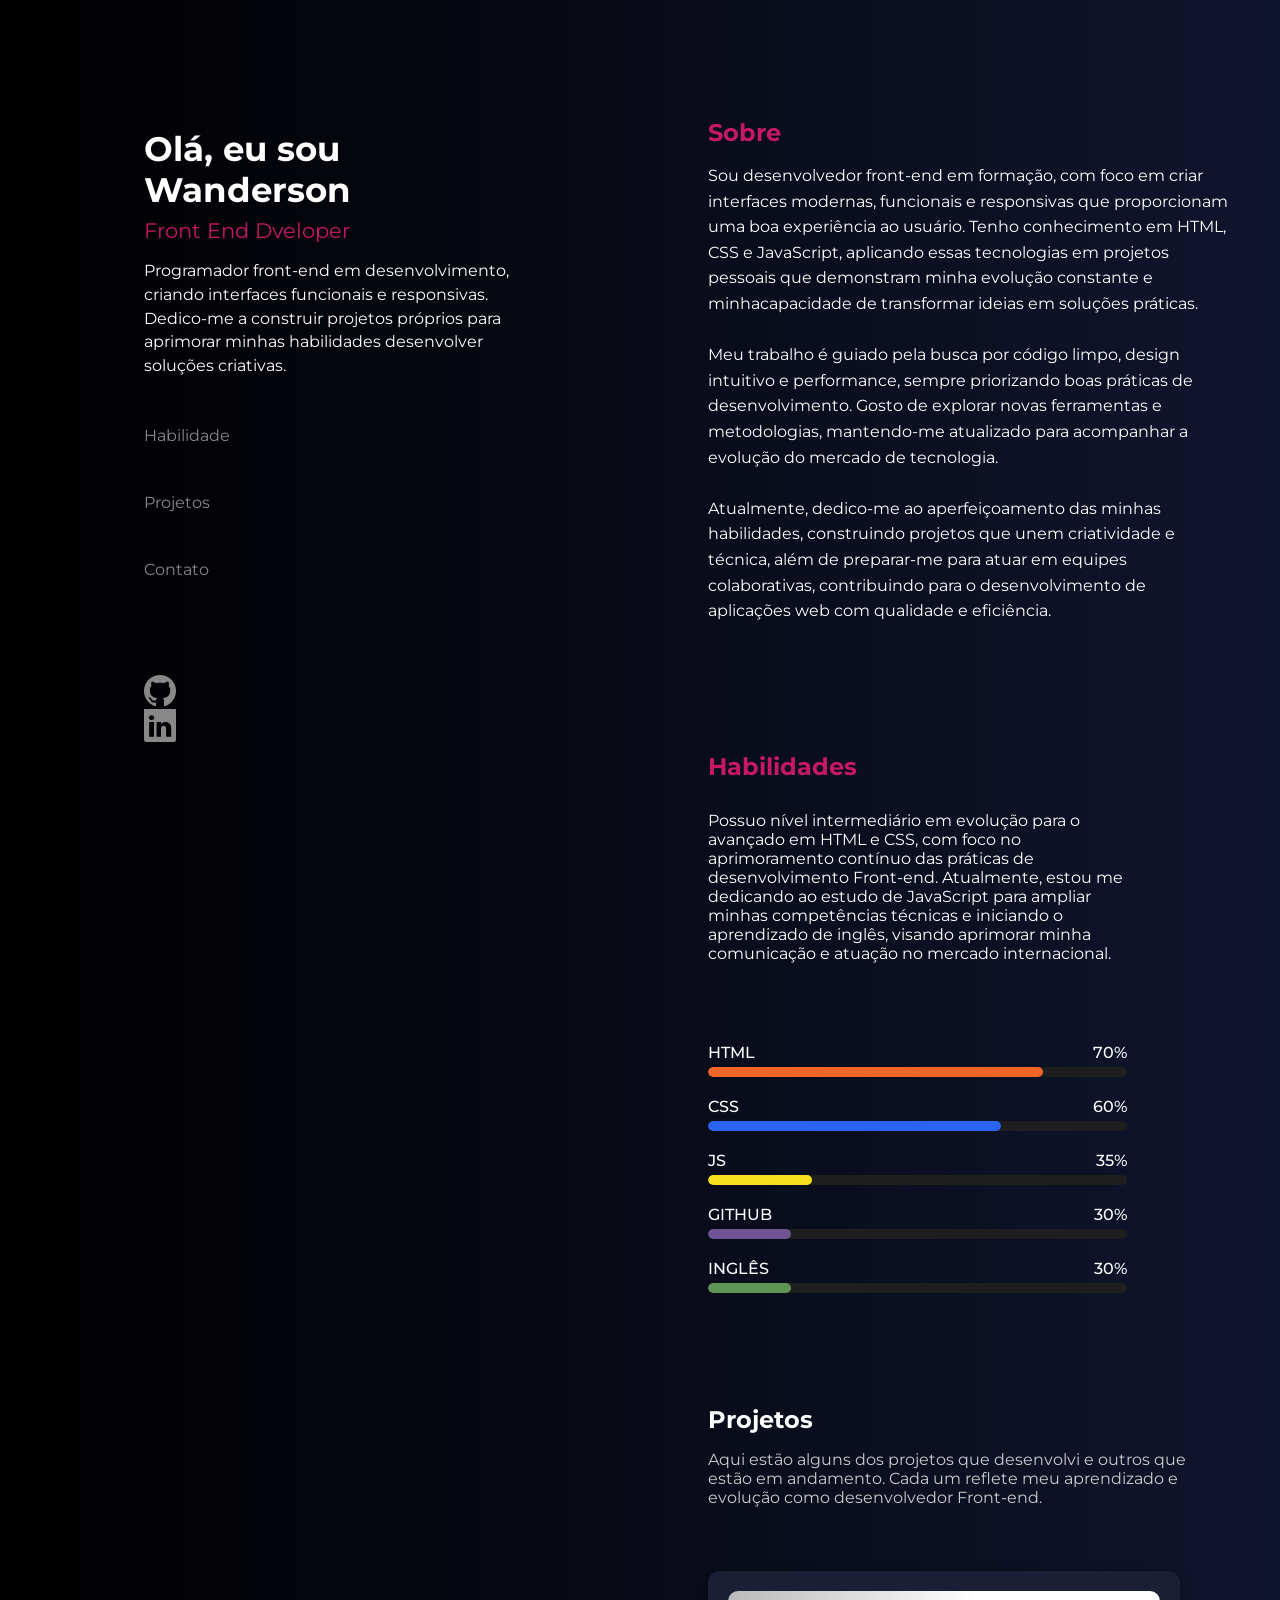
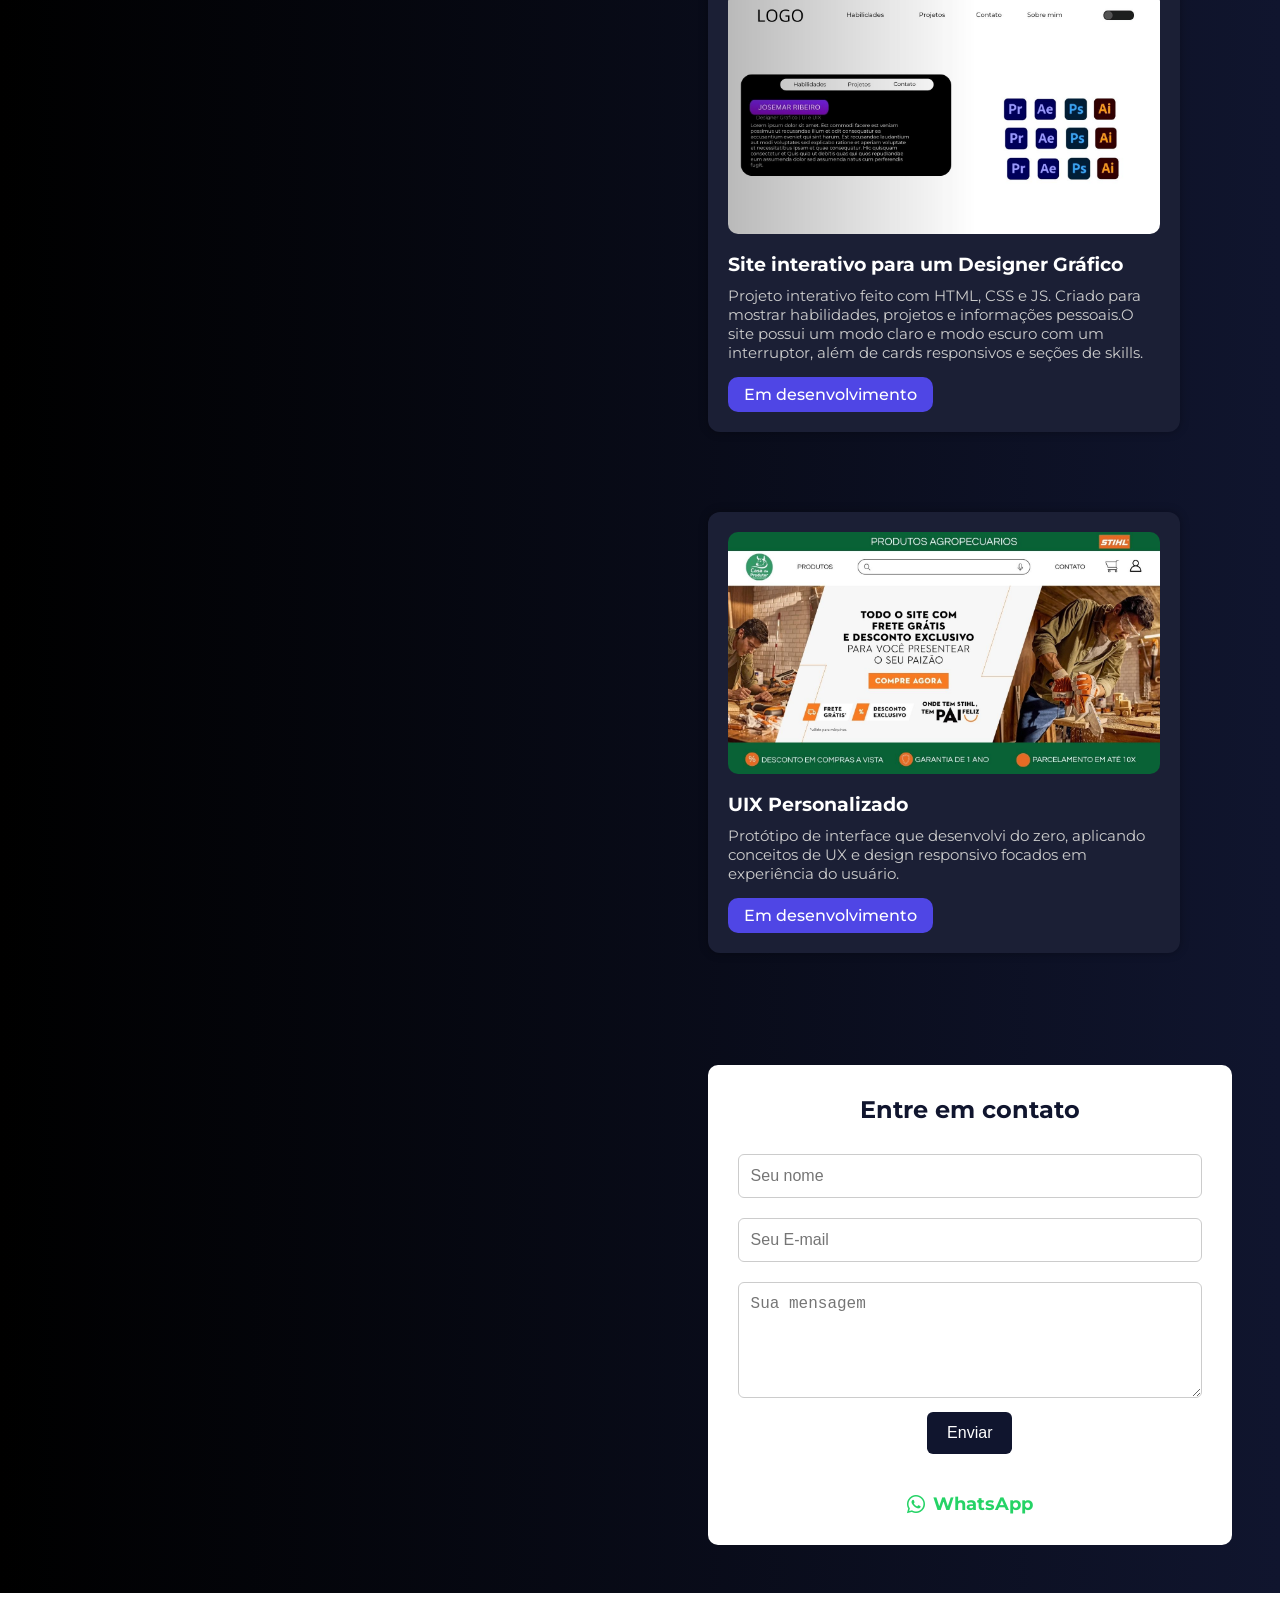
<file: index.html>
<!DOCTYPE html>
<html lang="en">

<head>
    <meta charset="UTF-8">
    <meta name="viewport" content="width=device-width, initial-scale=1.0">
    <title>Wanderson Queiroz</title>
    <link rel="stylesheet" href="assets\css\scroll.css">
    <link rel="stylesheet" href="https://cdn.jsdelivr.net/npm/bootstrap-icons@1.11.1/font/bootstrap-icons.css">
</head>

<body>
    <!--Layout pricipal-->
    <div class="container">
        <!--Coluna esquerda-->
        <aside class="col-esquerda">
            <div class="apresentacao">
                <h1>Olá, eu sou Wanderson</h1>
                <p>Front End Dveloper</p>
                <p class="description">
                    Programador front-end em desenvolvimento, criando interfaces funcionais e
                    responsivas. Dedico-me a construir projetos próprios para aprimorar minhas habilidades desenvolver
                    soluções criativas.
                </p>
            </div>
            <nav class="sidebar">
                <ul class="menu">
                    <li><a href="#skills">Habilidade</a></li>
                    <li><a href="#projects">Projetos</a></li>
                    <li><a href="#contact">Contato</a></li>
                </ul>
            </nav>
            <div class="redes">
                <a href="https://github.com/WQueiroz-dev" target="_blank"><i class="bi bi-github"></i></a>
                <a href="https://www.linkedin.com/in/wanderson-queiroz-099b87232/" target="_blank"><i
                        class="li bi-linkedin"></i></a>
            </div>
        </aside>

        <!--Coluna direita-->
        <main class="col-direita">
            <section id="sobre" class="scroll-section">
                <h2>Sobre</h2>
                <p>
                    Sou desenvolvedor front-end em formação, com foco em criar interfaces modernas, funcionais e
                    responsivas que proporcionam uma boa experiência ao usuário. Tenho conhecimento em <span
                        class="destaque">HTML, CSS e JavaScript</span>,
                    aplicando essas tecnologias em projetos pessoais que demonstram minha evolução constante e
                    minhacapacidade de transformar ideias em soluções práticas. <br> <br>

                    Meu trabalho é guiado pela busca por código limpo, design intuitivo e performance, sempre
                    priorizando boas práticas de desenvolvimento. Gosto de explorar novas ferramentas e metodologias,
                    mantendo-me atualizado para acompanhar a evolução do mercado de tecnologia.
                    <br> <br>
                    Atualmente, dedico-me ao aperfeiçoamento das minhas habilidades, construindo projetos que unem
                    criatividade e técnica, além de preparar-me para atuar em equipes colaborativas, contribuindo para o
                    desenvolvimento de aplicações web com qualidade e eficiência.
                </p>
            </section>

            <!--Seçaõ de skills-->

            <section id="skills" class="skills">
                <h2>Habilidades</h2>
                <p>Possuo nível intermediário em evolução para o avançado em HTML e CSS, com foco no aprimoramento
                    contínuo das práticas de desenvolvimento Front-end. Atualmente, estou me dedicando ao estudo de
                    JavaScript para ampliar minhas competências técnicas e iniciando o aprendizado de inglês, visando
                    aprimorar minha comunicação e atuação no mercado internacional.</p>

                <div class="skill">
                    <p>HTML <span>70%</span></p>
                    <div class="bar">
                        <div class="progress html">
                        </div>
                    </div>
                </div>
                <div class="skill">
                    <p>CSS <span>60%</span></p>
                    <div class="bar">
                        <div class="progress css">
                        </div>
                    </div>
                </div>
                <div class="skill">
                    <p>JS <span>35%</span></p>
                    <div class="bar">
                        <div class="progress js">
                        </div>
                    </div>
                </div>
                <div class="skill">
                    <p>GITHUB <span>30%</span></p>
                    <div class="bar">
                        <div class="progress github">
                        </div>
                    </div>
                </div>
                <div class="skill">
                    <p>INGLÊS <span>30%</span></p>
                    <div class="bar">
                        <div class="progress ingles">
                        </div>
                    </div>
                </div>

            </section>

            <sction id="projects" class="projects">
                <h2>Projetos</h2>
                <p class="intro">Aqui estão alguns dos projetos que desenvolvi e outros que estão em andamento.
                    Cada um reflete meu aprendizado e evolução como desenvolvedor Front-end.</p>

                <div class="project-container">
                    <div class="project-card">
                        <img src="assets\images\sitejosemar.png" alt="Imagem do Projeto">
                        <h3>Site interativo para um Designer Gráfico</h3>
                        <p>Projeto interativo feito com HTML, CSS e JS. Criado para mostrar habilidades, projetos e
                            informações pessoais.O site possui um modo claro e modo escuro com um interruptor, além de
                            cards responsivos e seções de skills.</p>
                        <a href="#" target="_blank" class="btn">Em desenvolvimento</a>
                    </div>

                    <div class="project-card">
                        <img src="assets\images\Site Casa do Produtor .jpg" alt="Imagem do design UI">
                        <h3>UIX Personalizado</h3>
                        <p>Protótipo de interface que desenvolvi do zero, aplicando conceitos de UX e design responsivo
                            focados em experiência do usuário.</p>
                        <a href="https://www.canva.com/design/DAGueluaKz0/wplQhOyu6nc-IFmQ8crFTw/edit?utm_content=DAGueluaKz0&utm_campaign=designshare&utm_medium=link2&utm_source=sharebutton"
                            target="_blank" class="btn 2">Em desenvolvimento</a>
                    </div>
                </div>
            </sction>

            <section id="contact" class="contact">
                <div class="contato-container">
                    <h1>Entre em contato</h1>
                    <form class="contato-form">
                        <input type="text" name="nome" placeholder="Seu nome" required>
                        <input type="email" name="email" placeholder="Seu E-mail" required>
                        <textarea name="mensagem" placeholder="Sua mensagem" rows="5" required></textarea>
                        <button type="submit">Enviar</button>
                    </form>
                    <div class="whatsapp">
                        <p>Ou fale diretamente pelo WhatsApp:</p>
                        <a href="https://wa.me/5538997278969" target="_blank">
                            <i class="bi bi-whatsapp"></i> WhatsApp
                        </a>
                    </div>
                </div>
            </section>
        </main>
    </div>

    <script src="https://cdn.emailjs.com/dist/email.min.js"></script>
<script>
  (function(){
    emailjs.init("ke8Nk2thVJ67am7mi");
  })();

  document.querySelector('.contato-form').addEventListener('submit', function(e) {
    e.preventDefault();

    emailjs.sendForm('service_8jxbt3q', 'template_a6wnfxf', this)
      .then(() => {
        alert('Mensagem enviada com sucesso!');
        this.reset();
      }, (error) => {
        alert('Erro ao enviar mensagem: ' + JSON.stringify(error));
      });
  });
</script>


</body>

</html>
</file>
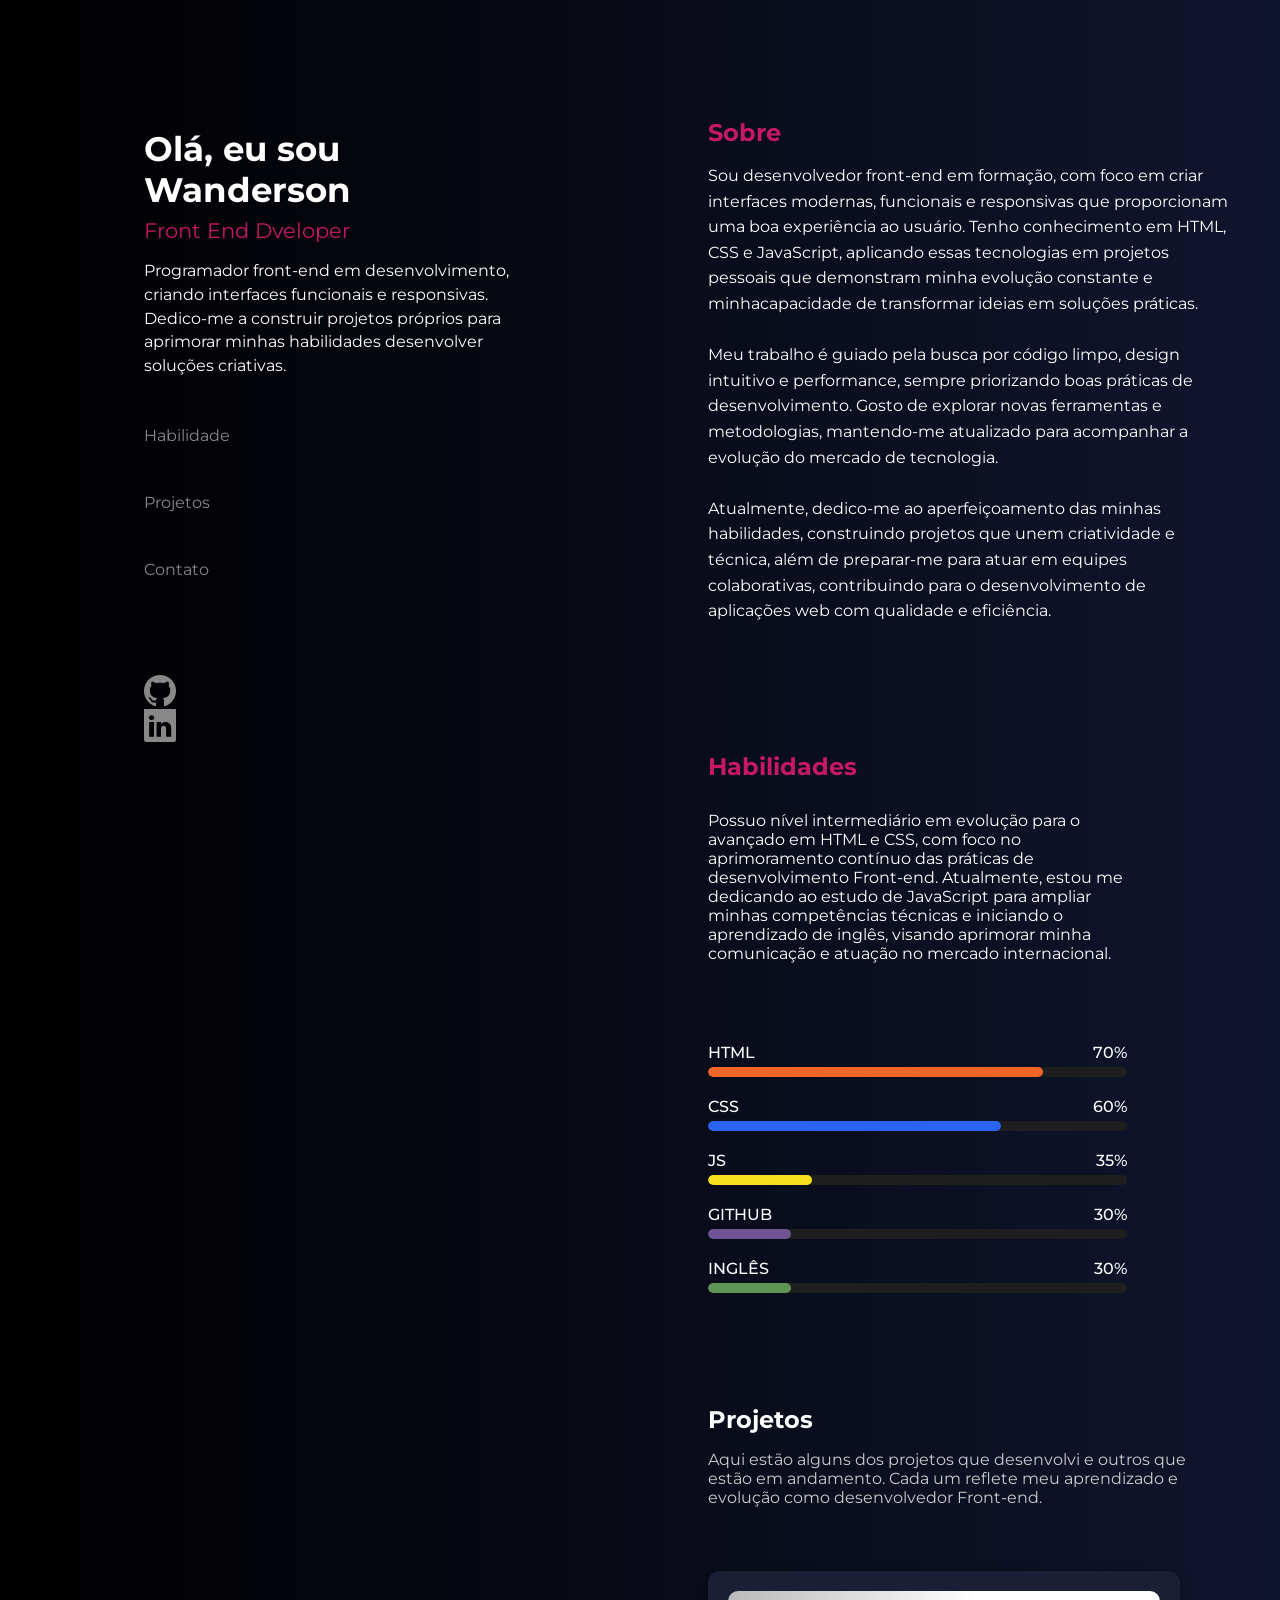
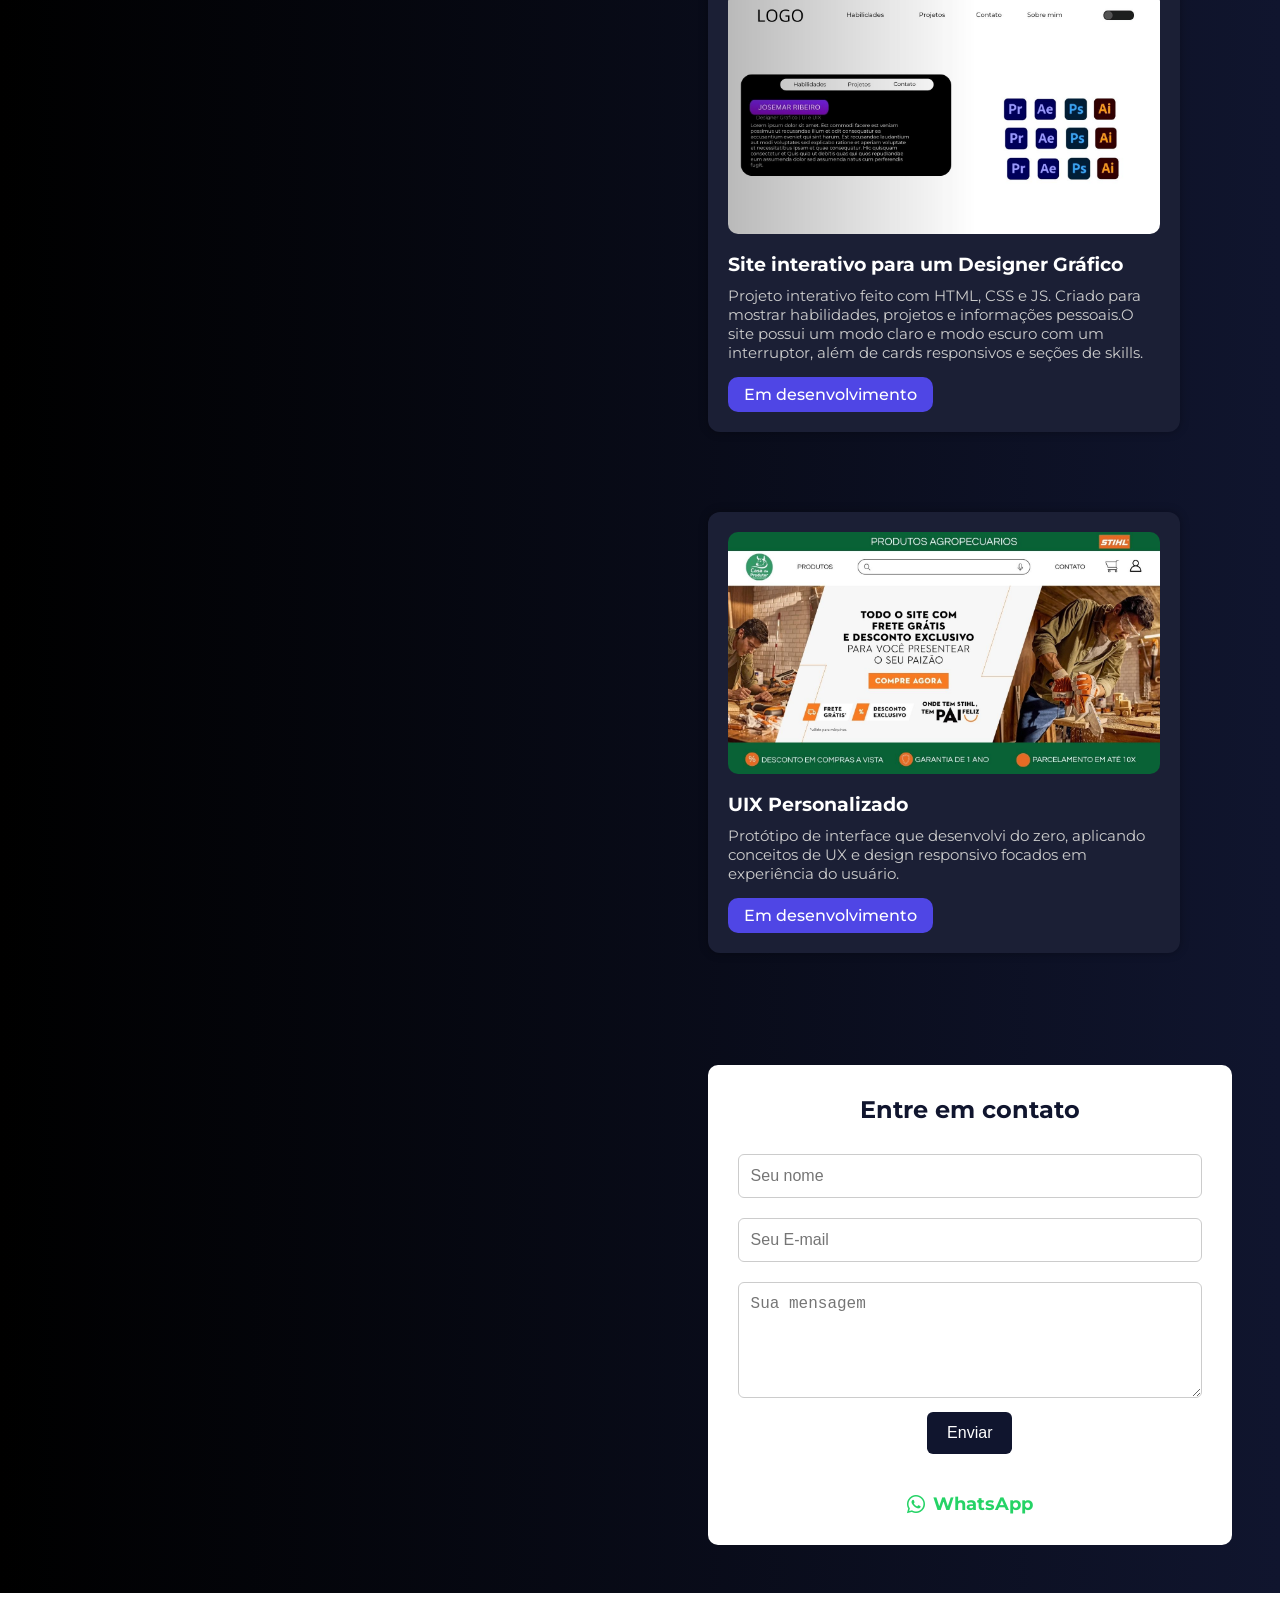
<file: index2.html>
<!DOCTYPE html>
<html lang="en">

<head>
    <meta charset="UTF-8">
    <meta name="viewport" content="width=device-width, initial-scale=1.0">
    <title>Wanderson Queiroz</title>
    <link rel="stylesheet" href="assets\css\scroll.css">
    <link rel="stylesheet" href="https://cdn.jsdelivr.net/npm/bootstrap-icons@1.11.1/font/bootstrap-icons.css">
</head>

<body>
    <!--Layout pricipal-->
    <div class="container">
        <!--Coluna esquerda-->
        <aside class="col-esquerda">
            <div class="apresentacao">
                <h1>Olá, eu sou Wanderson</h1>
                <p>Front End Dveloper</p>
                <p class="description">
                    Programador front-end em desenvolvimento, criando interfaces funcionais e
                    responsivas. Dedico-me a construir projetos próprios para aprimorar minhas habilidades desenvolver
                    soluções criativas.
                </p>
            </div>
            <nav class="sidebar">
                <ul class="menu">
                    <li><a href="#skills">Habilidade</a></li>
                    <li><a href="#projects">Projetos</a></li>
                    <li><a href="#contact">Contato</a></li>
                </ul>
            </nav>
            <div class="redes">
                <a href="https://github.com/WQueiroz-dev" target="_blank"><i class="bi bi-github"></i></a>
                <a href="https://www.linkedin.com/in/wanderson-queiroz-099b87232/" target="_blank"><i
                        class="li bi-linkedin"></i></a>
            </div>
        </aside>

        <!--Coluna direita-->
        <main class="col-direita">
            <section id="sobre" class="scroll-section">
                <h2>Sobre</h2>
                <p>
                    Sou desenvolvedor front-end em formação, com foco em criar interfaces modernas, funcionais e
                    responsivas que proporcionam uma boa experiência ao usuário. Tenho conhecimento em <span
                        class="destaque">HTML, CSS e JavaScript</span>,
                    aplicando essas tecnologias em projetos pessoais que demonstram minha evolução constante e
                    minhacapacidade de transformar ideias em soluções práticas. <br> <br>

                    Meu trabalho é guiado pela busca por código limpo, design intuitivo e performance, sempre
                    priorizando boas práticas de desenvolvimento. Gosto de explorar novas ferramentas e metodologias,
                    mantendo-me atualizado para acompanhar a evolução do mercado de tecnologia.
                    <br> <br>
                    Atualmente, dedico-me ao aperfeiçoamento das minhas habilidades, construindo projetos que unem
                    criatividade e técnica, além de preparar-me para atuar em equipes colaborativas, contribuindo para o
                    desenvolvimento de aplicações web com qualidade e eficiência.
                </p>
            </section>

            <!--Seçaõ de skills-->

            <section id="skills" class="skills">
                <h2>Habilidades</h2>
                <p>Possuo nível intermediário em evolução para o avançado em HTML e CSS, com foco no aprimoramento
                    contínuo das práticas de desenvolvimento Front-end. Atualmente, estou me dedicando ao estudo de
                    JavaScript para ampliar minhas competências técnicas e iniciando o aprendizado de inglês, visando
                    aprimorar minha comunicação e atuação no mercado internacional.</p>

                <div class="skill">
                    <p>HTML <span>70%</span></p>
                    <div class="bar">
                        <div class="progress html">
                        </div>
                    </div>
                </div>
                <div class="skill">
                    <p>CSS <span>60%</span></p>
                    <div class="bar">
                        <div class="progress css">
                        </div>
                    </div>
                </div>
                <div class="skill">
                    <p>JS <span>35%</span></p>
                    <div class="bar">
                        <div class="progress js">
                        </div>
                    </div>
                </div>
                <div class="skill">
                    <p>GITHUB <span>30%</span></p>
                    <div class="bar">
                        <div class="progress github">
                        </div>
                    </div>
                </div>
                <div class="skill">
                    <p>INGLÊS <span>30%</span></p>
                    <div class="bar">
                        <div class="progress ingles">
                        </div>
                    </div>
                </div>

            </section>

            <sction id="projects" class="projects">
                <h2>Projetos</h2>
                <p class="intro">Aqui estão alguns dos projetos que desenvolvi e outros que estão em andamento.
                    Cada um reflete meu aprendizado e evolução como desenvolvedor Front-end.</p>

                <div class="project-container">
                    <div class="project-card">
                        <img src="assets\images\sitejosemar.png" alt="Imagem do Projeto">
                        <h3>Site interativo para um Designer Gráfico</h3>
                        <p>Projeto interativo feito com HTML, CSS e JS. Criado para mostrar habilidades, projetos e
                            informações pessoais.O site possui um modo claro e modo escuro com um interruptor, além de
                            cards responsivos e seções de skills.</p>
                        <a href="#" target="_blank" class="btn">Em desenvolvimento</a>
                    </div>

                    <div class="project-card">
                        <img src="assets\images\Site Casa do Produtor .jpg" alt="Imagem do design UI">
                        <h3>UIX Personalizado</h3>
                        <p>Protótipo de interface que desenvolvi do zero, aplicando conceitos de UX e design responsivo
                            focados em experiência do usuário.</p>
                        <a href="https://www.canva.com/design/DAGueluaKz0/wplQhOyu6nc-IFmQ8crFTw/edit?utm_content=DAGueluaKz0&utm_campaign=designshare&utm_medium=link2&utm_source=sharebutton"
                            target="_blank" class="btn 2">Em desenvolvimento</a>
                    </div>
                </div>
            </sction>

            <section id="contact" class="contact">
                <div class="contato-container">
                    <h1>Entre em contato</h1>
                    <form class="contato-form">
                        <input type="text" name="nome" placeholder="Seu nome" required>
                        <input type="email" name="email" placeholder="Seu E-mail" required>
                        <textarea name="mensagem" placeholder="Sua mensagem" rows="5" required></textarea>
                        <button type="submit">Enviar</button>
                    </form>
                    <div class="whatsapp">
                        <p>Ou fale diretamente pelo WhatsApp:</p>
                        <a href="https://wa.me/SEUNUMERO" target="_blank">
                            <i class="bi bi-whatsapp"></i> WhatsApp
                        </a>
                    </div>
                </div>
            </section>
        </main>
    </div>

</body>

</html>
</file>
